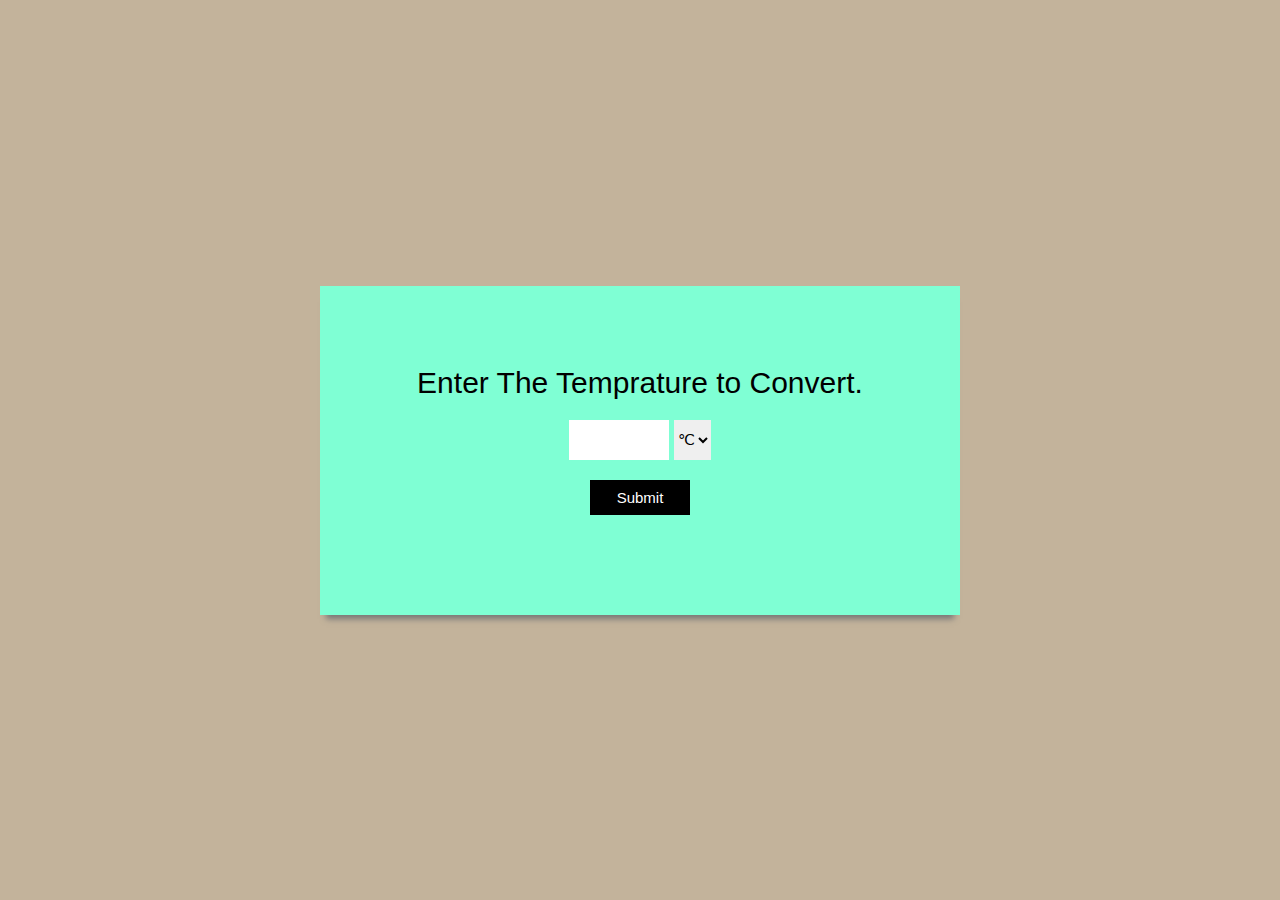
<file: OIBGRIP/task3/index.html>
<!DOCTYPE html>
<html>
    <head>
        <title>Temprature Converter</title>
        <link rel="stylesheet" type="text/css" href="style2.css">
    </head>
    <body>
    <form id="tempcalc" onsubmit="calculateTemp(); return false">
        <center>
        <label for="temp">Enter The Temprature to Convert. </label><br>
        <input type="number" name="temp" id="temp">
        <select name ="temp_diff" id ="temp_diff">
            <option value="cel">℃</option>
            <option value="fah">℉</option>
        </select><br>
        <input type="submit" name="temp" ><br>
        <span id="resultcontainer"></span>
        <script src="script.js"></script>
    </center>
    </form>
    </body>
</html>
</file>
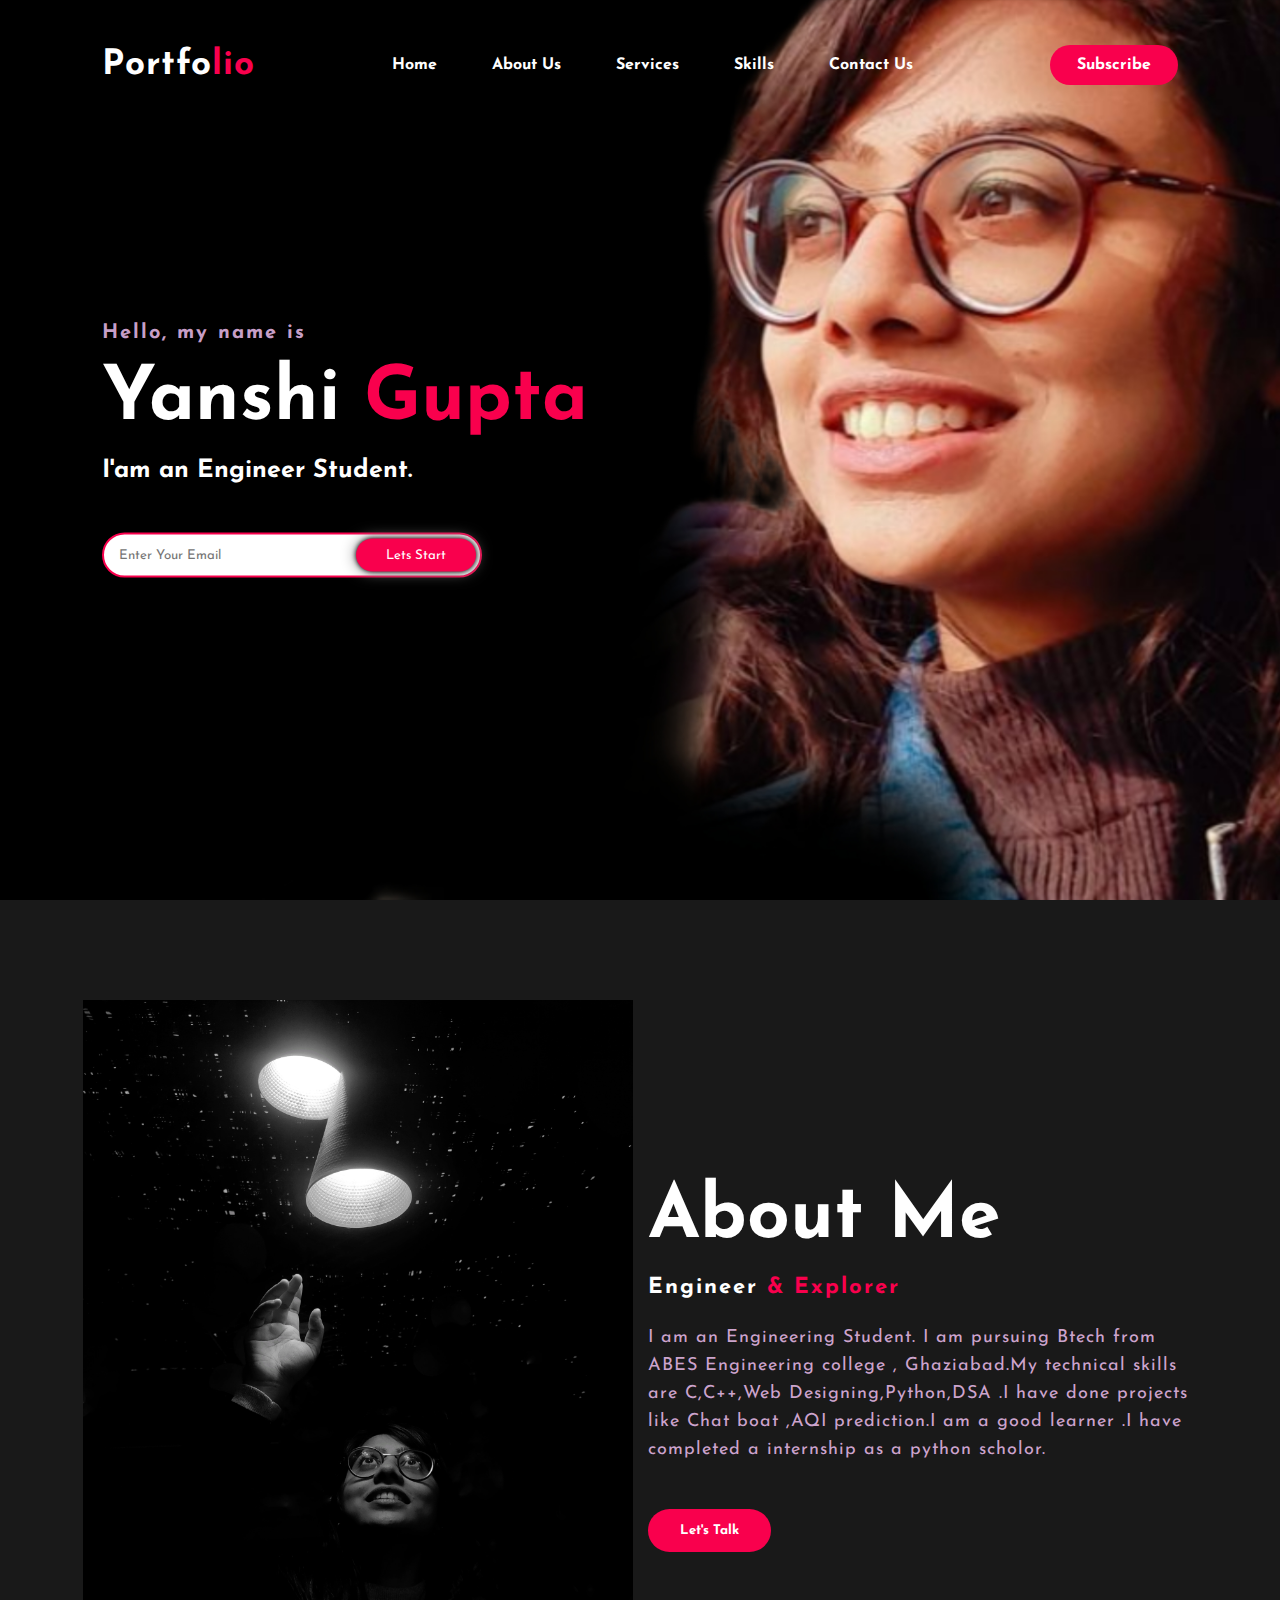
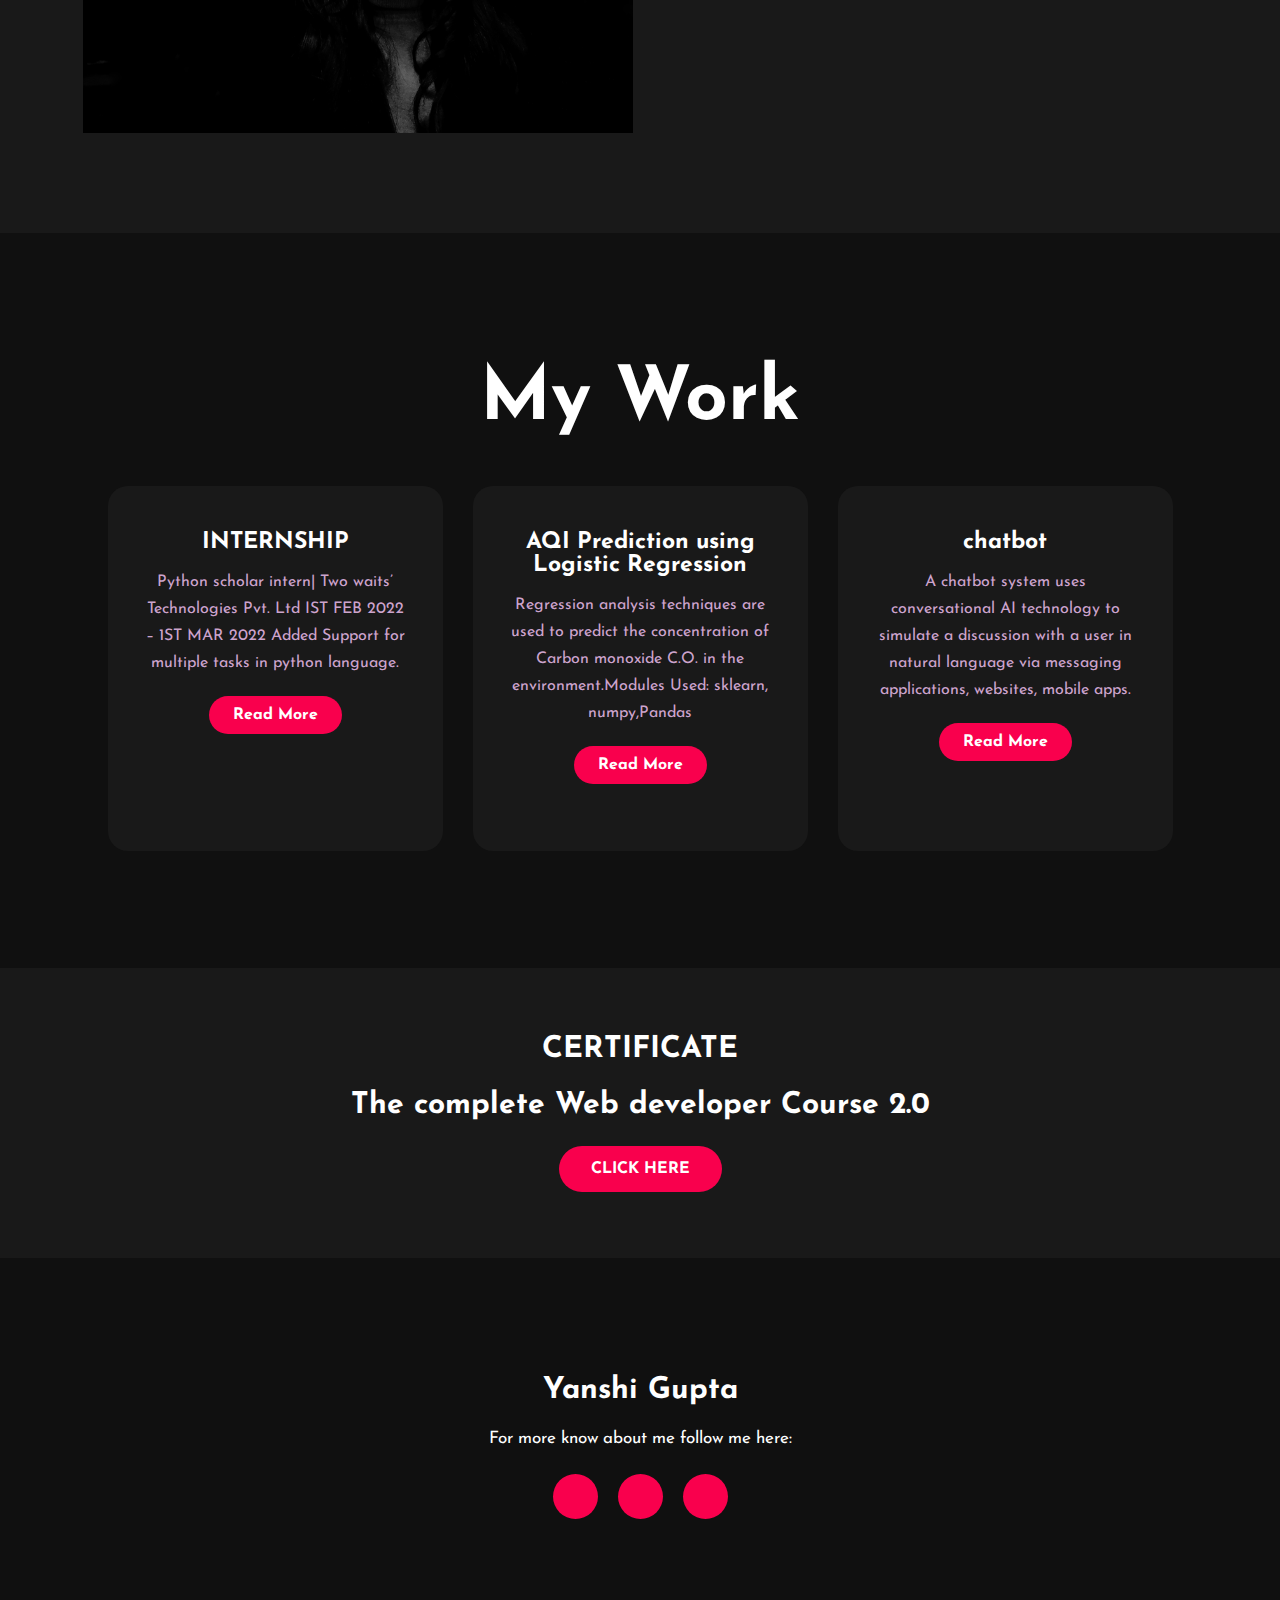
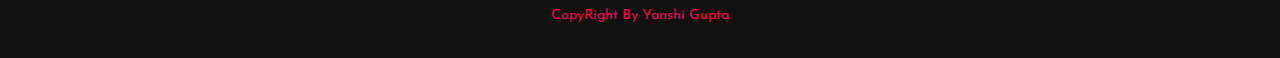
<file: OIBGRIP/task2/main/index.html>
<!DOCTYPE html>
<html>
<head>
	<title>Portfolio website</title>
	<link rel="stylesheet" type="text/css" href="css/style.css">

	<link rel="preconnect" href="https://fonts.gstatic.com">
  <link href="https://fonts.googleapis.com/css2?family=Josefin+Sans:ital,wght@0,100;0,200;0,300;0,400;0,500;0,600;0,700;1,100;1,200;1,300;1,400;1,500;1,600;1,700&display=swap" rel="stylesheet">

  <link rel="stylesheet" href="https://cdnjs.cloudflare.com/ajax/libs/font-awesome/5.15.3/css/all.min.css" integrity="sha512-iBBXm8fW90+nuLcSKlbmrPcLa0OT92xO1BIsZ+ywDWZCvqsWgccV3gFoRBv0z+8dLJgyAHIhR35VZc2oM/gI1w==" crossorigin="anonymous" referrerpolicy="no-referrer" />

</head>
<body>
	<!----hero Section start---->

	<div class="hero">
		<nav>
			<h2 class="logo">Portfo<span>lio</span></h2>
			<ul>
				<li><a href="#">Home</a></li>
				<li><a href="#">About Us</a></li>
				<li><a href="#">Services</a></li>
				<li><a href="#">Skills</a></li>
				<li><a href="#">Contact Us</a></li>
			</ul>
			<a href="#" class="btn">Subscribe</a>
		</nav>

		<div class="content">
			<h4>Hello, my name is</h4>
			<h1>Yanshi <span>Gupta</span></h1>
			<h3>I'am an Engineer Student.</h3>
			<div class="newslatter">
				<form>
					<input type="email" name="email" id="mail" placeholder="Enter Your Email">
					<input type="submit" name="submit" value="Lets Start">
				</form>
			</div>
		</div>
	</div>

	<!----About section start---->
	<section class="about">
		<div class="main">
			<img src="img/main-img.jpeg">
			<div class="about-text">
				<h2>About Me</h2>
				<h5>Engineer <span>& Explorer</span></h5>
				<p>I am an Engineering Student. I am pursuing Btech from ABES Engineering college , Ghaziabad.My technical skills are C,C++,Web Designing,Python,DSA .I have done projects like Chat boat ,AQI prediction.I am a good learner .I have completed a internship as a python scholor. </p>
				<button type="button">Let's Talk</button>
			</div>
		</div>
	</section>

	<!-----service section start----------->
	<div class="service">
		<div class="title">
			<h2>My Work</h2>
		</div>

		<div class="box">
			<div class="card">
				<i class="fas fa-bars"></i>
				<h5>INTERNSHIP </h5>
				<div class="pra">
					<p>Python scholar intern| Two waits’ Technologies Pvt. Ltd
						IST FEB 2022 – 1ST MAR 2022 
						 Added Support for multiple tasks in python language. 
						</p>

					<p style="text-align: center;">
						<a class="button" href="#">Read More</a>
					</p>
				</div>
			</div>

			<div class="card">
				<i class="far fa-user"></i>
				<h5>AQI Prediction using Logistic Regression </h5>
				<div class="pra">
					<p>Regression analysis techniques are used to predict the concentration of Carbon monoxide C.O. 
						in the environment.Modules Used: sklearn, numpy,Pandas</p>

					<p style="text-align: center;">
						<a class="button" href="#">Read More</a>
					</p>
				</div>
			</div>

			<div class="card">
				<i class="far fa-bell"></i>
				<h5>chatbot</h5>
				<div class="pra">
					<p> A chatbot system uses conversational AI technology to simulate a discussion 
						with a user in natural language via messaging applications, websites, mobile apps.
						 </p>

					<p style="text-align: center;">
						<a class="button" href="#">Read More</a>
					</p>
				</div>
			</div>
		</div>
	</div>

	<!------Contact Me------>
	<div class="contact-me">
		<p>CERTIFICATE
		</p>
		<P>The complete Web developer Course 2.0 </P>
		<a class="button-two" href="http://ude.my/UC-6f94709b-0148-4c28-a7cf-a7c08739031b">CLICK HERE</a>
	</div>

	<!------footer start--------->
	<footer>
		<p>Yanshi Gupta</p>
		<p>For more know about me follow me here:</p>
		<div class="social">
			<a href="#"><i class="fab fa-facebook-f"></i></a>
			<a href="#"><i class="fab fa-instagram"></i></a>
			<a href="#"><i class="fab fa-dribbble"></i></a>
		</div>
		<p class="end">CopyRight By Yanshi Gupta</p>
	</footer>
</body>
</html>
</file>
<file: OIBGRIP/task3/style2.css>
* {
    margin: 0;
    padding: 0;
    box-sizing: border-box;
    font-family: "Mulish",sans-serif;
}
body{
    width: 100vw;
    height: 100vh;
    background-color: rgb(195, 179, 155);
    display: grid;
    place-items: center;
}
form{
    background-color: aquamarine;
    padding: 80px;
    width: 50%;
    margin: 100px auto;
    text-align: center;
   --webkit-box-shadow: 0 10px 6px -6px #777;
   --moz-box-shadow: 0 10px 6px -6px #777;
   box-shadow : 0 10px 6px -6px #777;

}
#tempcalc label{
    font-size: 30px;
}
#temp{
    border : none;
    padding :10px;
    height:40px;
    width:100px;
    font-size:20px;
    margin-top:20px;
}
#temp_diff{
    height: 40px;
    border: none;
    margin-top: 20px;
    font-size: 15px;
    vertical-align: top;
}
[type="submit"]{
    height: 35px;
    margin: 20px;
    width: 100px;
    font-size: 15px;
    border:none;
    background-color: black;
    color:white;
}
#resultcontainer{
    font-size: 35px;
}
</file>
<file: OIBGRIP/task2/main/css/style.css>
*{
	padding: 0;
	margin: 0;
	font-family: 'Josefin Sans', sans-serif;
	box-sizing: border-box;
}
.hero{
	height: 100vh;
	width: 100%;
	background-image: url(../img/background.jpg);
	background-size: cover;
	background-position: center;
}
nav{
	display: flex;
	align-items: center;
	justify-content: space-between;
	padding-top: 45px;
	padding-left: 8%;
	padding-right: 8%;
}
.logo{
	color: white;
	font-size: 35px;
	letter-spacing: 1px;
	cursor: pointer;
}
span{
	color: #f9004d;
}
nav ul li{
	list-style-type: none;
	display: inline-block;
	padding: 10px  25px;
}
nav ul li a{
	color: white;
	text-decoration: none;
	font-weight: bold;
	text-transform: capitalize;
}
nav ul li a:hover{
	color: #f9004d;
	transition: .4s;
}
.btn{
	background-color:#f9004d;
	color: white;
	text-decoration: none;
	border: 2px solid transparent;
	font-weight: bold;
	padding: 10px 25px;
	border-radius: 30px;
	transition: transform .4s; 
}
.btn:hover{
	transform: scale(1.2);
}
.content{
	position: absolute;
	top: 50%;
	left:8%;
	transform: translateY(-50%);
}
h1{
	color: white;
	margin: 20px 0px 20px;
	font-size: 75px;
}
h3{
	color: white;
	font-size: 25px;
	margin-bottom: 50px;
}
h4{
	color: #fcfc;
	letter-spacing: 2px;
	font-size: 20px;
}
.newslatter form{
	width: 380px;
	max-width: 100%;
	position: relative;
}
.newslatter form input:first-child{
	display: inline-block;
	width: 100%;
	padding: 14px 130px 14px 15px;
	border: 2px solid #f9004d;
	outline: none;
	border-radius: 30px;
}
.newslatter form input:last-child{
	position: absolute;
	display: inline-block;
	outline: none;
	border: none;
	padding: 10px 30px;
	border-radius: 30px;
	background-color:#f9004d;
	color: white;
	box-shadow: 0px 0px 5px #000, 0px 0px 15px #858585;
	top: 6px;
	right: 6px; 
}

.about{
	width: 100%;
	padding: 100px 0px;
	background-color: #191919;
}
.about img{
	height: auto;
	width: 550px;
}
.about-text{
	width: 550px;
}
.main{
	width: 1130px;
	max-width: 95%;
	margin: 0 auto;
	display: flex;
	align-items: center;
	justify-content: space-around;
}
.about-text h2{
	color: white;
	font-size: 75px;
	text-transform: capitalize;
	margin-bottom: 20px;
}
.about-text h5{
	color: white;
	letter-spacing: 2px;
	font-size: 22px;
	margin-bottom: 25px;
	text-transform: capitalize;
}
.about-text p{
	color: #fcfc;
	letter-spacing: 1px;
	line-height: 28px;
	font-size: 18px;
	margin-bottom: 45px;
}
button{
	background-color:#f9004d;
	color: white;
	text-decoration: none;
	border: 2px solid transparent;
	font-weight: bold;
	padding: 13px 30px;
	border-radius: 30px;
	transition: .4s; 
}
button:hover{
	background-color: transparent;
	border: 2px solid #f9004d;
	cursor: pointer;
}

.service{
	background: #101010;
	width: 100%;
	padding: 100px 0px;
}
.title h2{
	color: white;
	font-size: 75px;
	width: 1130px;
	margin: 30px auto;
	text-align: center;
}
.box{
	display: flex;
	justify-content: center;
	align-items: center;
	min-height: 400px;
}
.card{
	height: 365px;
	width: 335px;
	padding: 20px 35px;
	background: #191919;
	border-radius: 20px;
	margin: 15px;
	position: relative;
	overflow: hidden;
	text-align: center;
}
.card i{
	font-size: 50px;
	display: block;
	text-align: center;
	margin: 25px 0px;
	color: #f9004d;

}
h5{
	color: white;
	font-size: 23px;
	margin-bottom: 15px;
}
.pra p{
	color: #fcfc;
	font-size: 16px;
	line-height: 27px;
	margin-bottom: 25px;
}
.card .button{
	background-color:#f9004d;
	color: white;
	text-decoration: none;
	border: 2px solid transparent;
	font-weight: bold;
	padding: 9px 22px;
	border-radius: 30px;
	transition: .4s; 
}
.card .button:hover{
	background-color: transparent;
	border: 2px solid #f9004d;
	cursor: pointer;
}
.contact-me{
	width: 100%;
	height: 290px;
	background: #191919;
	display: flex;
	align-items: center;
	flex-direction: column;
	justify-content: center;
}
.contact-me p{
	color: white;
	font-size: 30px;
	font-weight: bold;
	margin-bottom: 25px;
}
.contact-me .button-two{
	background-color:#f9004d;
	color: white;
	text-decoration: none;
	border: 2px solid transparent;
	font-weight: bold;
	padding: 13px 30px;
	border-radius: 30px;
	transition: .4s; 
}
.contact-me .button-two:hover{
	background-color: transparent;
	border: 2px solid #f9004d;
	cursor: pointer;
}
footer{
	position: relative;
	width: 100%;
	height: 400px;
	background: #101010;
	display: flex;
	flex-direction: column;
	align-items: center;
	justify-content: center;
}
footer p:nth-child(1){
	font-size: 30px;
	color: white;
	margin-bottom: 20px;
	font-weight: bold;
}
footer p:nth-child(2){
	color: white;
	font-size: 17px;
	width: 500px;
	text-align: center;
	line-height: 26px;
}
.social{
	display: flex;
}
.social a{
	width: 45px;
	height: 45px;
	display: flex;
	align-items: center;
	justify-content: center;
	background:  #f9004d;
	border-radius: 50%;
	margin: 22px 10px;
	color: white;
	text-decoration: none;
	font-size: 20px;
}
.social a:hover{
	transform: scale(1.3);
	transition: .3s;
}
.end{
	position: absolute;
	color:#f9004d;
	bottom: 35px;
	font-size: 14px; 
}
</file>
